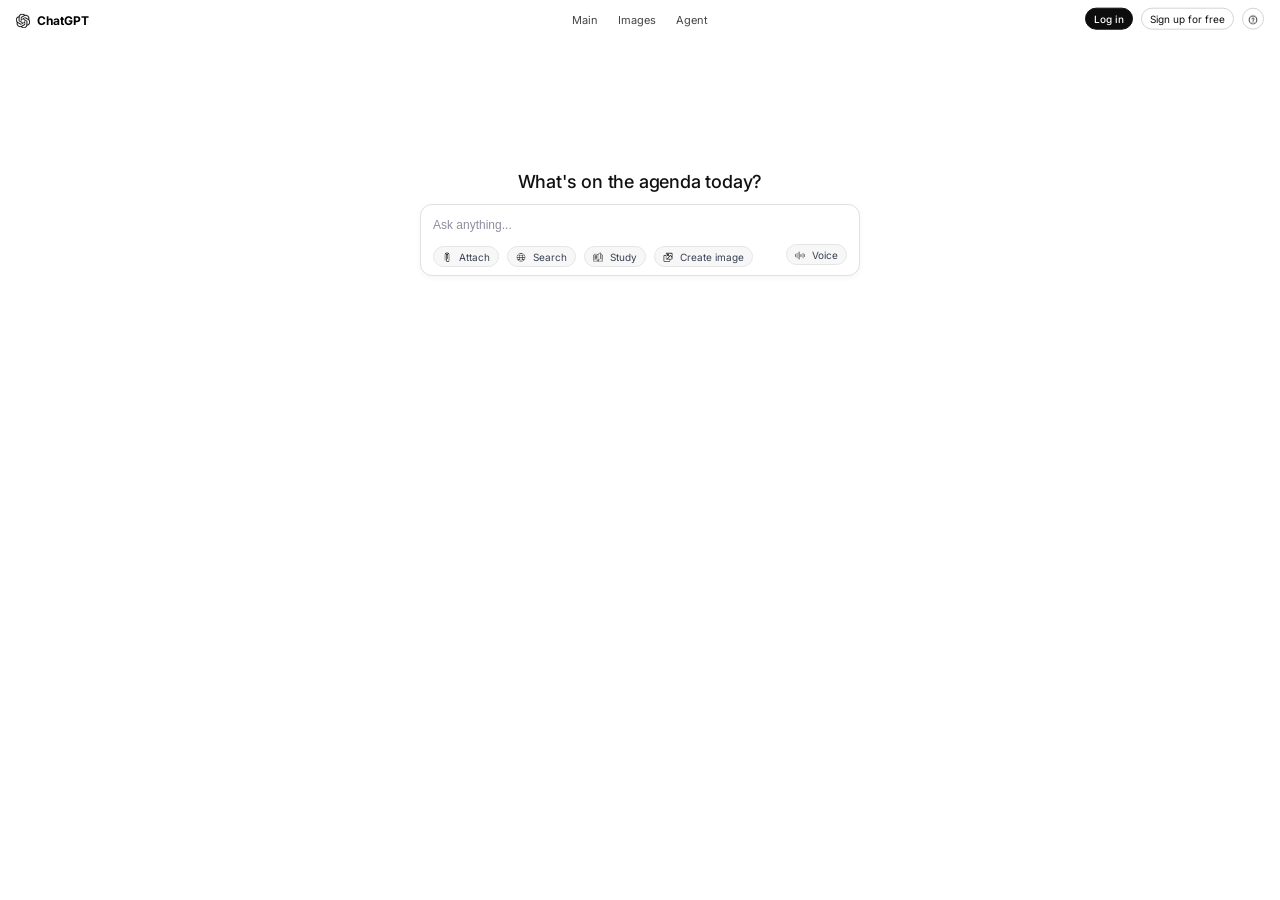
<file: index.html>
<!DOCTYPE html>
<html lang="en" DIR="ltr">
    <head>
        <meta charset="UTF-8">
        <meta name="viewport" content="width=device-width, initial-scale=1.0">
        <title>Home Page</title>

        <!--Google font: Inter -->
        <link rel="preconnect" href="https://fonts.googleapis.com">
        <link rel="preconnect" href="https://fonts.gstatic.com" crossorigin>
        <link href="https://fonts.googleapis.com/css2?family=Inter:ital,opsz,wght@0,14..32,100..900;1,14..32,100..900&display=swap" rel="stylesheet">

        <link rel="stylesheet" href="css/index.css">
    </head>
    <body>
        <div class="page-container">
            <header>
                <!-- Logo -->
                <div class="logo-area">
                    <a href="index.html">
                        <img src="img/ChatGPT-logo.png" alt="ChatGPT logo">
                        <span>ChatGPT</span>
                    </a>
                </div>

                <!-- Links -->
                <nav class="nav-links">
                    <a href="index.html">Main</a>
                    <a href="images.html">Images</a>
                    <a href="agent.html">Agent</a>
                </nav>

                <!-- Right actions -->
                <div class="auth-area">
                    <button type="button" class="btn-login">Log in</button>
                    <button type="button" class="btn-signup">Sign up for free</button>
                    <button type="button" class="btn-info"><img src="img/Request-info.png" alt="Request info"></button>
                </div>
            </header>

            <main>
                <h1 class="title">What's on the agenda today?</h1>

                <!-- Prompt box -->
                <form class="prompt-box">
                    <input type="text" name="query" placeholder="Ask anything..." aria-label="Ask anything">
                    <div class="actions-left">
                        <button type="button">
                            <img src="img/attach-icon.png" alt="attach icon">
                            <span>Attach</span>
                        </button>
                        <button type="button">
                            <img src="img/search-icon.png" alt="search icon">
                            <span>Search</span>
                        </button>
                        <button type="button">
                            <img src="img/study-icon.png" alt="study icon">
                            <span>Study</span>
                        </button>
                        <button type="button">
                            <img src="img/images-icon.png" alt="image icon">
                            <span>Create image</span>
                        </button>
                    </div>
                    <button type="button" class="btn-voice">
                        <img src="img/voice-icon.png" alt="voice icon">
                        <span>Voice</span>
                    </button>
                </form>
            </main>
        </div>
    </body>
</html>
</file>
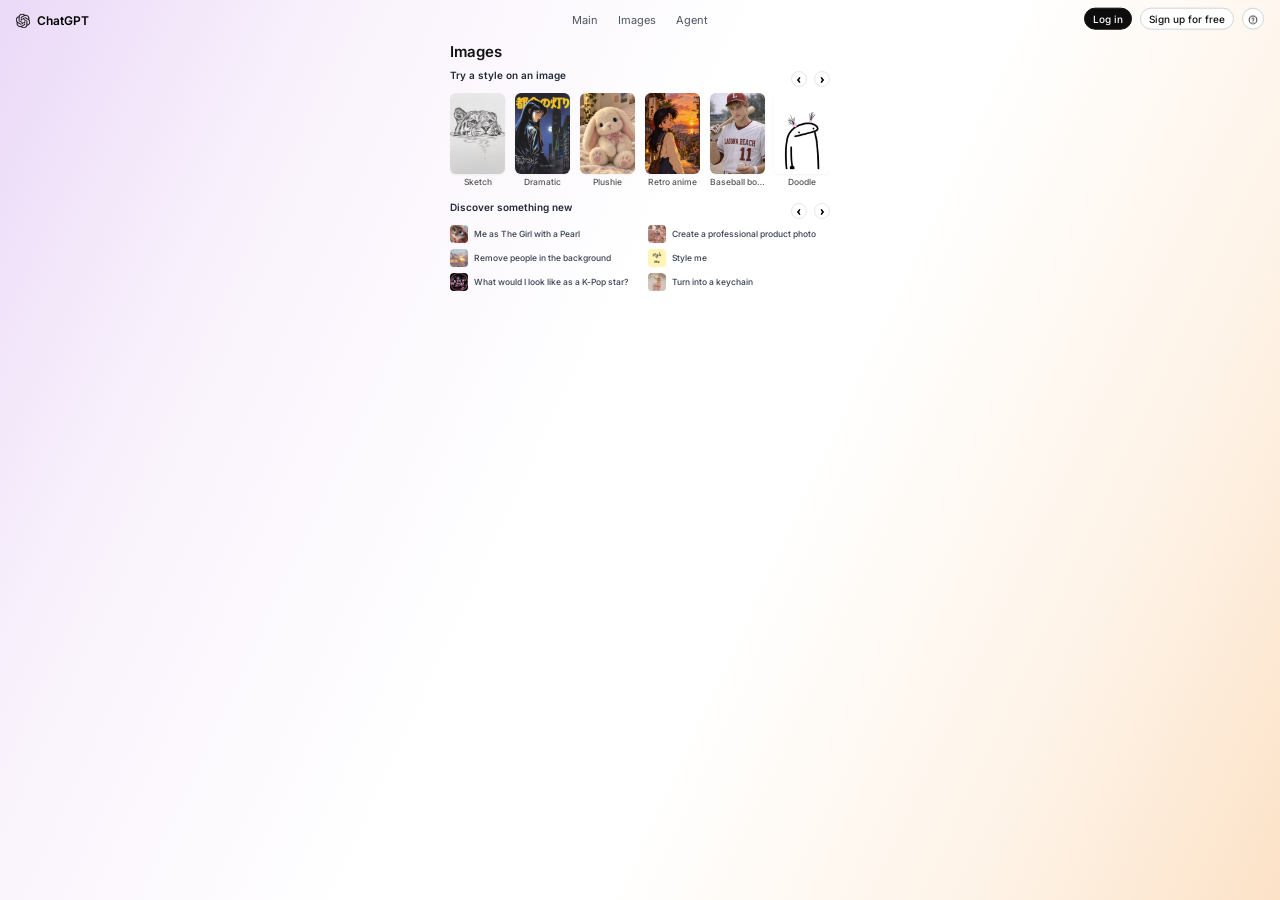
<file: images.html>
<!DOCTYPE html>
<html lang="en" dir="ltr">
    <head>
        <meta charset="UTF-8">
        <meta name="viewport" content="width=device-width, initial-scale=1.0">
        <title>Images Page</title>
        
        <!--Google font: Inter -->
        <link rel="preconnect" href="https://fonts.googleapis.com">
        <link rel="preconnect" href="https://fonts.gstatic.com" crossorigin>
        <link href="https://fonts.googleapis.com/css2?family=Inter:ital,opsz,wght@0,14..32,100..900;1,14..32,100..900&display=swap" rel="stylesheet">
        
        <link rel="stylesheet" href="css/images.css">
    </head>
    <body>
        <div class="page-container">
            <header>
                <!-- Logo -->
                <div class="logo-area">
                    <a href="index.html">
                        <img src="img/ChatGPT-logo.png" alt="ChatGPT logo">
                        <span>ChatGPT</span>
                    </a>
                </div>

                <!-- Links -->
                <nav class="nav-links">
                    <a href="index.html">Main</a>
                    <a href="images.html">Images</a>
                    <a href="agent.html">Agent</a>
                </nav>

                <!-- Right actions -->
                <div class="auth-area">
                    <button type="button" class="btn-login">Log in</button>
                    <button type="button" class="btn-signup">Sign up for free</button>
                    <button type="button" class="btn-info"><img src="img/Request-info.png" alt="Request info"></button>
                </div>
            </header>

            <main>
                <h1 class="main-title">Images</h1>

                <!-- Style gallery section -->
                <section class="gallery-section">
                    <div class="section-top">
                        <h2>Try a style on an image</h2>
                        <div class="carousel-arrows">
                            <button type="button">
                                <img src="img/chevron_left.png" alt="chevron left">
                            </button>
                            <button type="button">
                                <img src="img/chevron_right.png" alt="chevron right">
                            </button>
                        </div>
                    </div>

                    <div class="style-cards">
                        <figure class="style-card">
                            <img src="img/images/sketch.jpg" alt="Sketch portrait style">
                            <figcaption>Sketch</figcaption>
                        </figure>
                        <figure class="style-card">
                            <img src="img/images/dramatic.jpg" alt="Dramatic black and white style">
                            <figcaption>Dramatic</figcaption>
                        </figure>
                        <figure class="style-card">
                            <img src="img/images/plushie.jpg" alt="Plushie toy style">
                            <figcaption>Plushie</figcaption>
                        </figure>
                        <figure class="style-card">
                            <img src="img/images/retro-anime.jpg" alt="Retro anime illustration style">
                            <figcaption>Retro anime</figcaption>
                        </figure>
                        <figure class="style-card">
                            <img src="img/images/baseball-bobblehead.jpg" alt="Baseball bobblehead style">
                            <figcaption>Baseball bobblehead</figcaption>
                        </figure>
                        <figure class="style-card">
                            <img src="img/images/doodle.jpg" alt="Doodle line drawing style">
                            <figcaption>Doodle</figcaption>
                        </figure>
                    </div>
                </section>

                <!-- Discover section -->
                <section class="discover-section">
                    <div class="section-top">
                        <h2>Discover something new</h2>
                        <div class="carousel-arrows">
                            <button type="button">
                                <img src="img/chevron_left.png" alt="chevron left">
                            </button>
                            <button type="button">
                                <img src="img/chevron_right.png" alt="chevron right">
                            </button>
                        </div>
                    </div>
                    
                    <div class="discover-cards">
                        <div class="discover-card">
                            <img src="img/images/pearl-girl.jpg" alt="Girl with a Pearl Earring style portrait">
                            <span>Me as The Girl with a Pearl</span>
                        </div>
                        <div class="discover-card">
                            <img src="img/images/product-photo.jpg" alt="Burger product photography">
                            <span>Create a professional product photo</span>
                        </div>
                        <div class="discover-card">
                            <img src="img/images/remove-bg.jpg" alt="Woman standing in a city street">
                            <span>Remove people in the background</span>
                        </div>
                        <div class="discover-card">
                            <img src="img/images/style-me.jpg" alt="Woman wearing professional business attire">
                            <span>Style me</span>
                        </div>
                        <div class="discover-card">
                            <img src="img/images/kpop-star.jpg" alt="Young K-Pop style singer portrait">
                            <span>What would I look like as a K-Pop star?</span>
                        </div>
                        <div class="discover-card">
                            <img src="img/images/keychain.jpg" alt="Dog figure keychain">
                            <span>Turn into a keychain</span>
                        </div>
                    </div>
                </section>
            </main>
        </div>
    </body>
</html>
</file>
<file: css/index.css>
/*  איפוס גלובלי והגדרות בסיס */
* {
    box-sizing: border-box;
    margin: 0;
    padding: 0;
}

body {
    font-family: 'Inter', sans-serif;
    background-color: #ffffff;
    color: #0d0d0d;
    min-height: 100vh;
}

.page-container {
    width: 100%;
    min-height: 100vh;
}

a {
    text-decoration: none;
    color: inherit;
}

/*  תפריט עליון (Header) */
header {
    position: relative;
    width: 100%;
    padding: 8px 16px;
    text-align: center;
}

/* לוגו משמאל */
.logo-area {
    position: absolute;
    left: 16px;
    top: 50%;
    transform: translateY(-50%);
}

.logo-area a {
    display: inline-block;
    font-weight: bold;
    font-size: 12px;
    color: #000;
}

.logo-area img {
    width: 14px;
    height: 14px;
    vertical-align: middle;
    margin-right: 4px;
}

.logo-area span {
    vertical-align: middle;
}

/* ניווט במרכז */
.nav-links {
    display: inline-block;
}

.nav-links a {
    margin: 0 8px;
    font-size: 11px;
    color: #444;
}

.nav-links a:hover {
    color: #000;
}

/* כפתורי התחברות מימין */
.auth-area {
    position: absolute;
    right: 16px;
    top: 50%;
    transform: translateY(-50%);
}

.auth-area button {
    display: inline-block;
    padding: 4px 8px;
    font-size: 10px;
    font-family: 'Inter', sans-serif;
    border-radius: 12px;
    border: 1px solid #d1d5db;
    background-color: #ffffff;
    cursor: pointer;
    vertical-align: middle;
}

.auth-area .btn-login {
    background-color: #0d0d0d;
    color: #ffffff;
    border: 1px solid #0d0d0d;
    font-weight: 500;
}

.auth-area .btn-signup {
    margin-left: 4px;
    color: #0d0d0d;
}

.auth-area .btn-info {
    margin-left: 4px;
    padding: 0;
    width: 22px;
    height: 22px;
    border-radius: 50%;
    text-align: center;
}

.auth-area .btn-info img {
    width: 10px;
    height: 10px;
    vertical-align: middle;
}

/* אזור תוכן מרכזי (Main) */
main {
    text-align: center;
    padding-top: 15vh;
}

.title {
    font-size: 18px;
    font-weight: 500;
    color: #111111;
    margin-bottom: 12px;
    letter-spacing: -0.2px;
}

/* תיבת הפרומפט (Prompt Box)*/
.prompt-box {
    width: 440px;
    max-width: 90%;
    margin: 0 auto;
    background-color: #ffffff;
    border: 1px solid #e0e0e0;
    border-radius: 12px;
    padding: 8px 12px 8px;
    box-shadow: 0 2px 6px rgba(0, 0, 0, 0.04);
    overflow: hidden;
}

.prompt-box input {
    width: 100%;
    border: none;
    outline: none;
    font-size: 12px;
    color: #111;
    text-align: left;
    background: transparent;
    margin-bottom: 10px;
    padding: 2px 0;
}

.prompt-box input::placeholder {
    color: #8e8ea0;
}

/*  כפתורי הפעולה בתיבה  */
.actions-left button,
.btn-voice {
    background-color: #f7f7f8;
    border: 1px solid #e5e5e5;
    color: #374151;
    padding: 3px 8px;
    border-radius: 12px;
    font-size: 10px;
    cursor: pointer;
    font-family: 'Inter', sans-serif;
}

.actions-left button:hover,
.btn-voice:hover {
    background-color: #eaeaea;
}

/* יישור תמונות וטקסט בתוך כל כפתורי הטופס */
.prompt-box button img {
    width: 10px;
    height: 10px;
    vertical-align: middle;
    margin-right: 4px;
}

.prompt-box button span {
    vertical-align: middle;
}

/* מיקומים לצדדים */
.actions-left {
    float: left;
}

.actions-left button {
    margin-right: 4px;
}

.btn-voice {
    float: right;
}
</file>
<file: css/images.css>
/*  איפוס גלובלי והגדרות בסיס */
* {
    box-sizing: border-box;
    margin: 0;
    padding: 0;
}

html, body {
    width: 100%;
    height: 100vh;
    overflow: hidden; 
}

body {
    font-family: 'Inter', sans-serif;
    color: #0d0d0d;
    background: linear-gradient(115deg, #ebd9f8 0%, #f9f2fc 20%, #ffffff 45%, #ffffff 60%, #fef3e7 82%, #fce2c7 100%);
    background-repeat: no-repeat;
    background-size: cover;
}

.page-container {
    width: 100%;
    height: 100vh;
}

a {
    text-decoration: none;
    color: inherit;
}

/* תפריט עליון (Header)*/
header {
    position: relative;
    width: 100%;
    padding: 8px 16px;
    text-align: center;
}

.logo-area {
    position: absolute;
    left: 16px;
    top: 50%;
    transform: translateY(-50%);
}

.logo-area a {
    display: inline-block;
    font-weight: 600;
    font-size: 12px;
    color: #000;
}

.logo-area img {
    width: 14px;
    height: 14px;
    vertical-align: middle;
    margin-right: 4px;
}

.logo-area span {
    vertical-align: middle;
}

.nav-links {
    display: inline-block;
}

.nav-links a {
    margin: 0 8px;
    font-size: 11px;
    color: #4b5563;
}

.nav-links a:hover {
    color: #000;
}

.auth-area {
    position: absolute;
    right: 16px;
    top: 50%;
    transform: translateY(-50%);
}

.auth-area button {
    display: inline-block;
    padding: 4px 8px;
    font-size: 10px;
    font-family: 'Inter', sans-serif;
    border-radius: 12px;
    border: 1px solid #d1d5db;
    background-color: #ffffff;
    cursor: pointer;
    vertical-align: middle;
}

.auth-area .btn-login {
    background-color: #0d0d0d;
    color: #ffffff;
    border: 1px solid #0d0d0d;
    font-weight: 500;
}

.auth-area .btn-signup {
    margin-left: 4px;
    color: #0d0d0d;
    font-weight: 500;
}

.auth-area .btn-info {
    margin-left: 4px;
    padding: 0;
    width: 22px;
    height: 22px;
    border-radius: 50%;
    text-align: center;
}

.auth-area .btn-info img {
    width: 10px;
    height: 10px;
    vertical-align: middle;
}

/* אזור התוכן המרכזי (Main)*/
main {
    width: 100%;
    max-width: 400px; 
    margin: 0 auto;
    padding: 6px 10px 0 10px;
}

.main-title {
    font-size: 15px;
    font-weight: 600;
    margin-bottom: 6px;
    color: #111;
    text-align: left;
}

.section-top {
    width: 100%;
    margin-bottom: 6px;
    overflow: hidden;
}

.section-top h2 {
    float: left;
    font-size: 10px;
    font-weight: 600;
    color: #1f2937;
    line-height: 16px;
}

.carousel-arrows {
    float: right;
}

.carousel-arrows button {
    display: inline-block;
    width: 16px;
    height: 16px;
    background-color: rgba(255, 255, 255, 0.9);
    border: 1px solid #e5e7eb;
    border-radius: 50%;
    cursor: pointer;
    margin-left: 3px;
    padding: 0;
    vertical-align: middle;
    text-align: center;
}

.carousel-arrows button img {
    width: 6px;
    height: 6px;
    vertical-align: middle;
}

/* גלרייה עליונה */
.gallery-section {
    width: 100%;
    margin-bottom: 12px;
}

.style-cards {
    width: 100%;
    overflow: hidden;
}

.style-card {
    float: left;
    width: 14.6%;
    margin-right: 2.48%;
    text-align: center;
}

.style-card:nth-child(6) {
    margin-right: 0;
}

.style-card img {
    width: 100%;
    height: auto;
    aspect-ratio: 3 / 4.4;
    object-fit: cover;
    border-radius: 6px;
    display: block;
    box-shadow: 0 1px 3px rgba(0, 0, 0, 0.05);
}

.style-card figcaption {
    margin-top: 3px;
    font-size: 8.5px;
    color: #555;
    font-weight: 500;
    text-align: center;
    white-space: nowrap;
    overflow: hidden;
    text-overflow: ellipsis;
}

/* אזור תחתון - כרטיסים */
.discover-section {
    width: 100%;
}

.discover-cards {
    width: 100%;
    overflow: hidden;
}

.discover-card {
    float: left;
    width: 48%;
    margin-right: 4%;
    margin-bottom: 6px;
    overflow: hidden;
    cursor: pointer;
}

.discover-card:nth-child(2n) {
    margin-right: 0;
}

.discover-card img {
    float: left;
    width: 18px;
    height: 18px;
    border-radius: 4px;
    object-fit: cover;
    margin-right: 6px;
    box-shadow: 0 1px 3px rgba(0, 0, 0, 0.05);
}

.discover-card span {
    display: block;
    line-height: 18px;
    font-size: 8.5px;
    font-weight: 500;
    color: #374151;
    white-space: nowrap;
    overflow: hidden;
    text-overflow: ellipsis;
}

.discover-card:hover span {
    color: #000;
}
</file>
